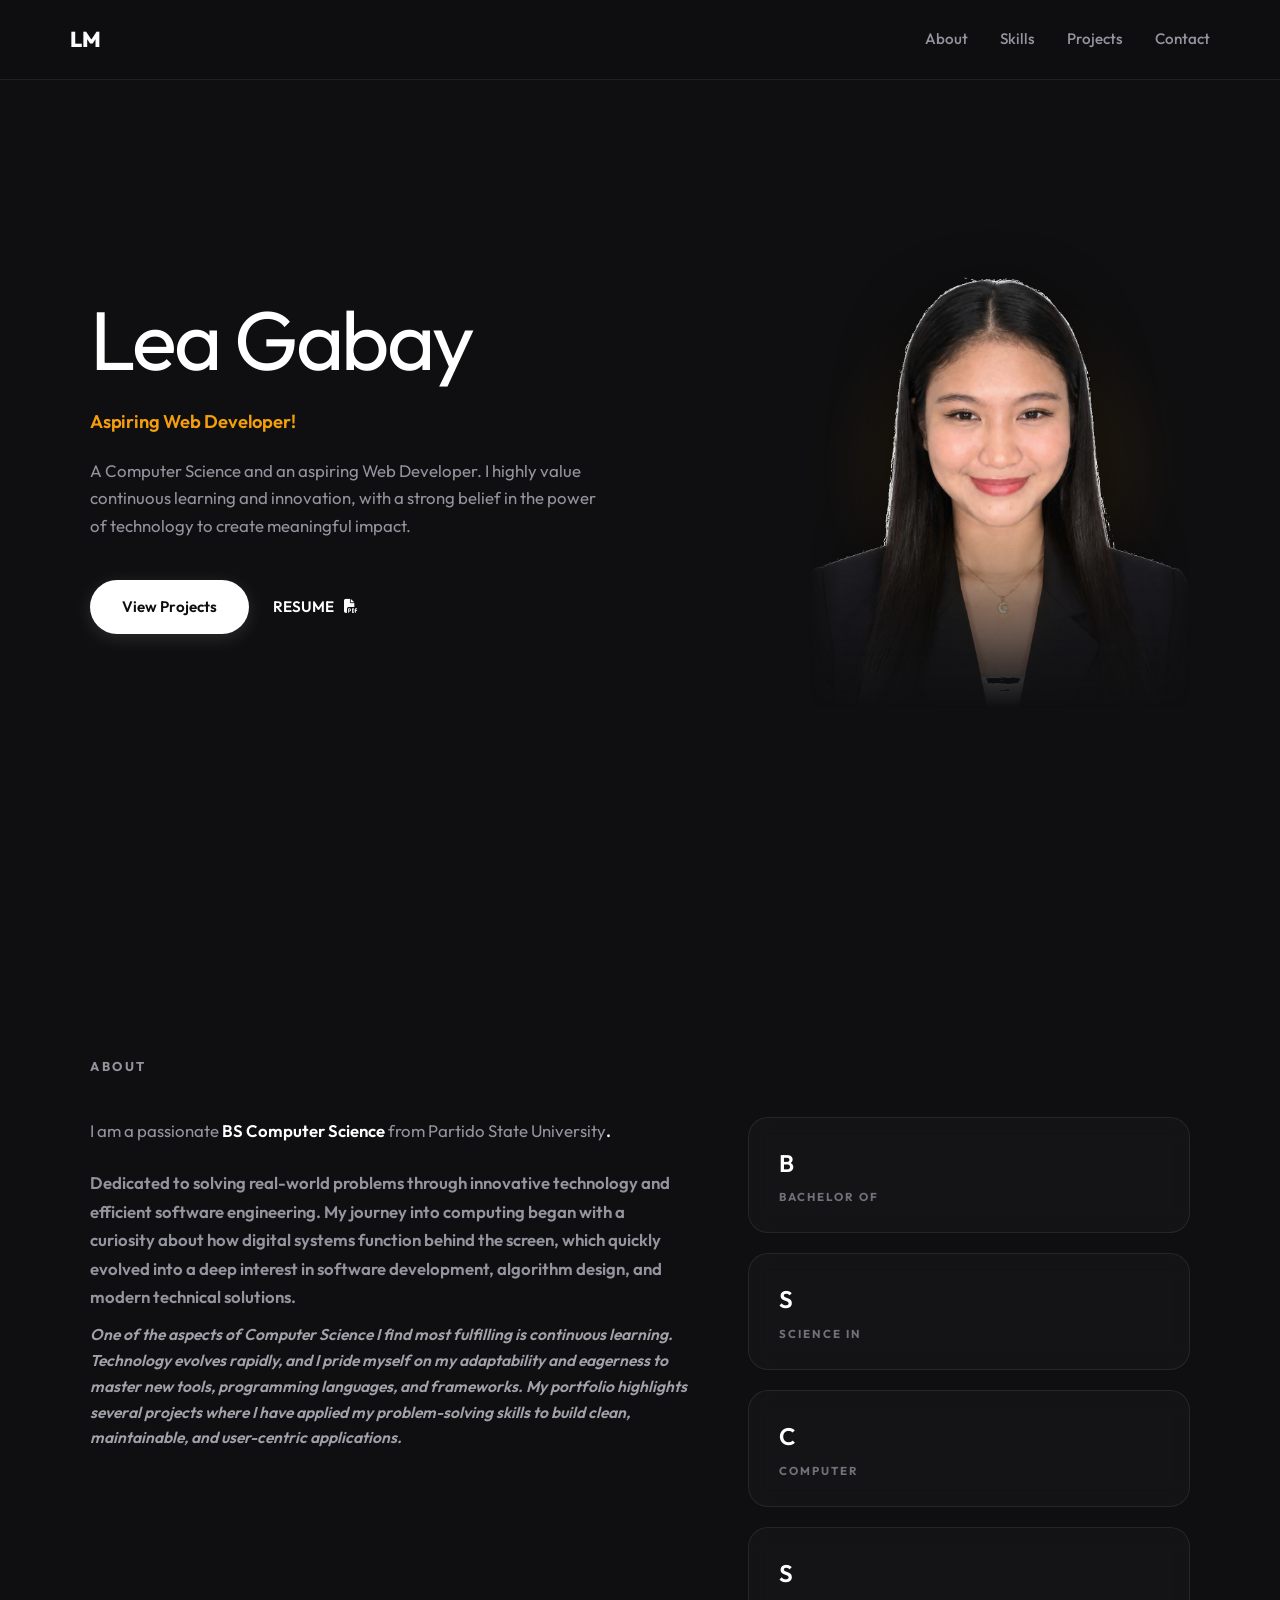
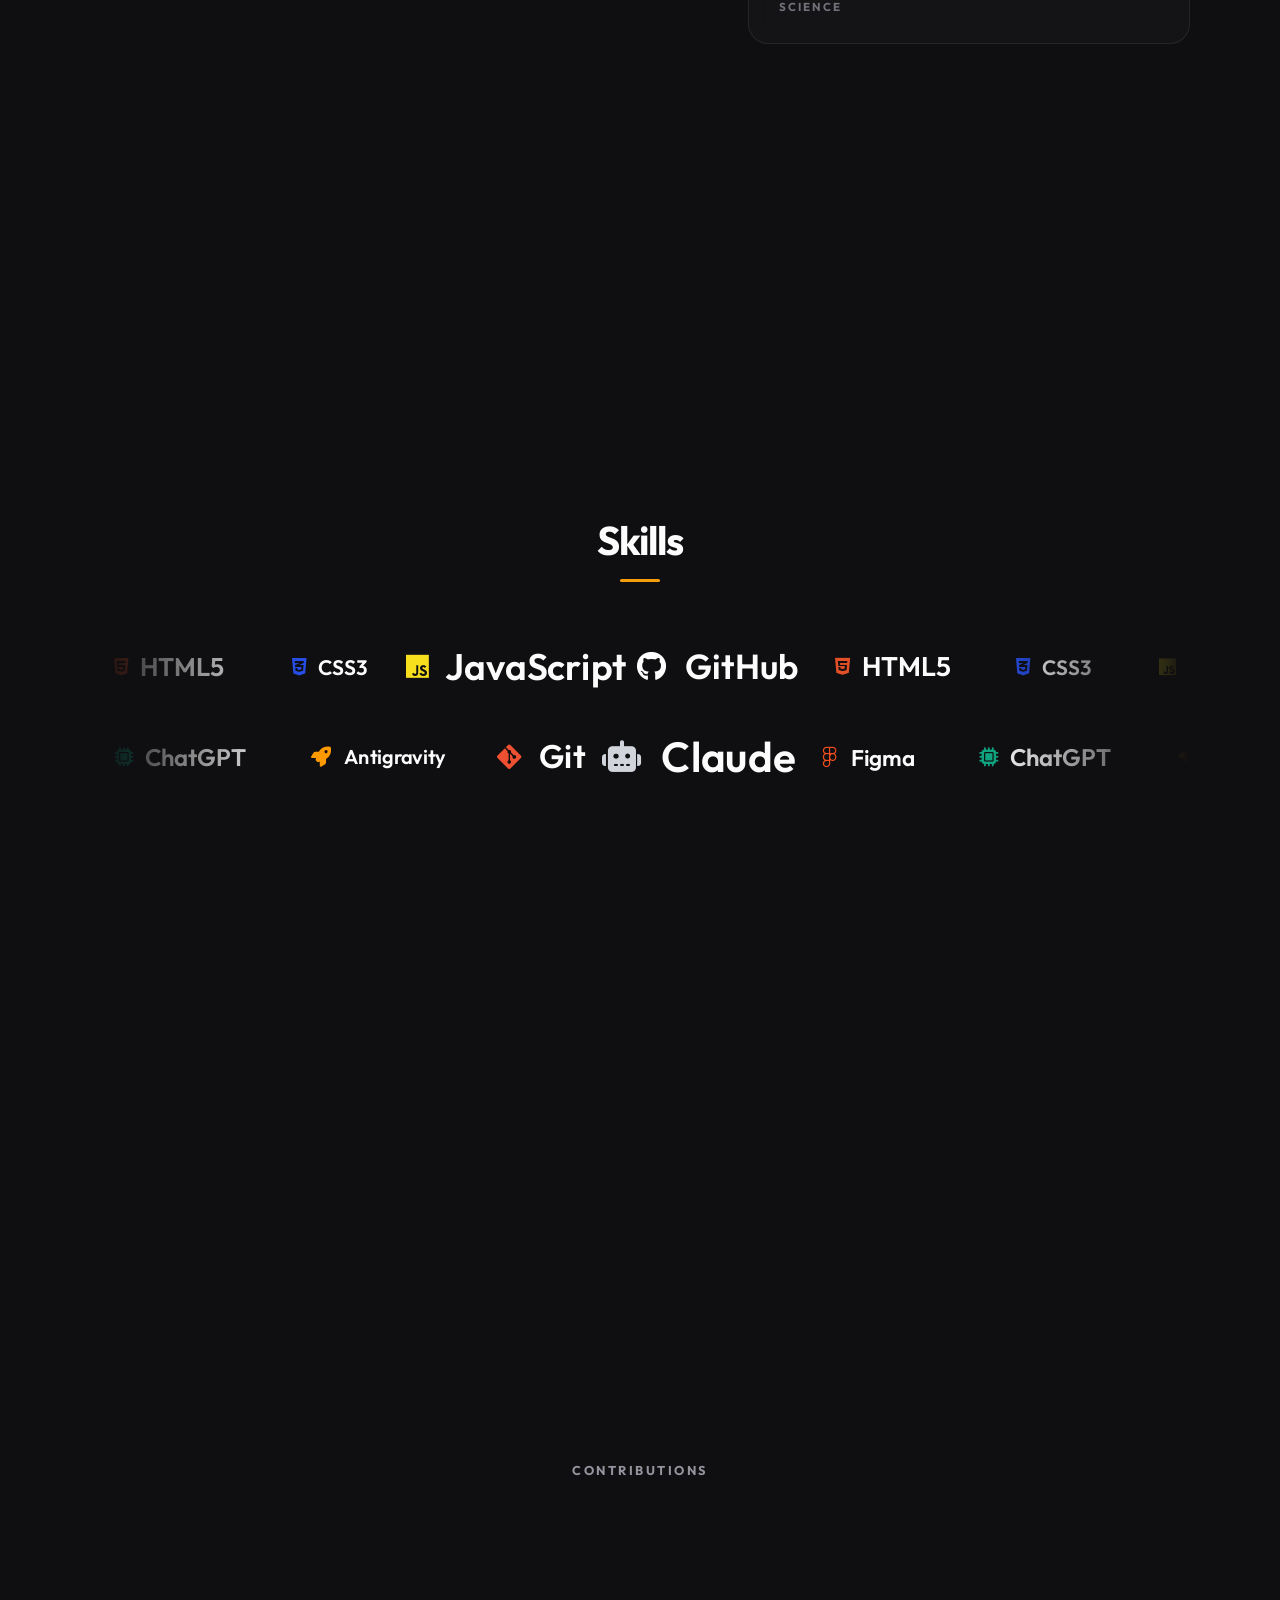
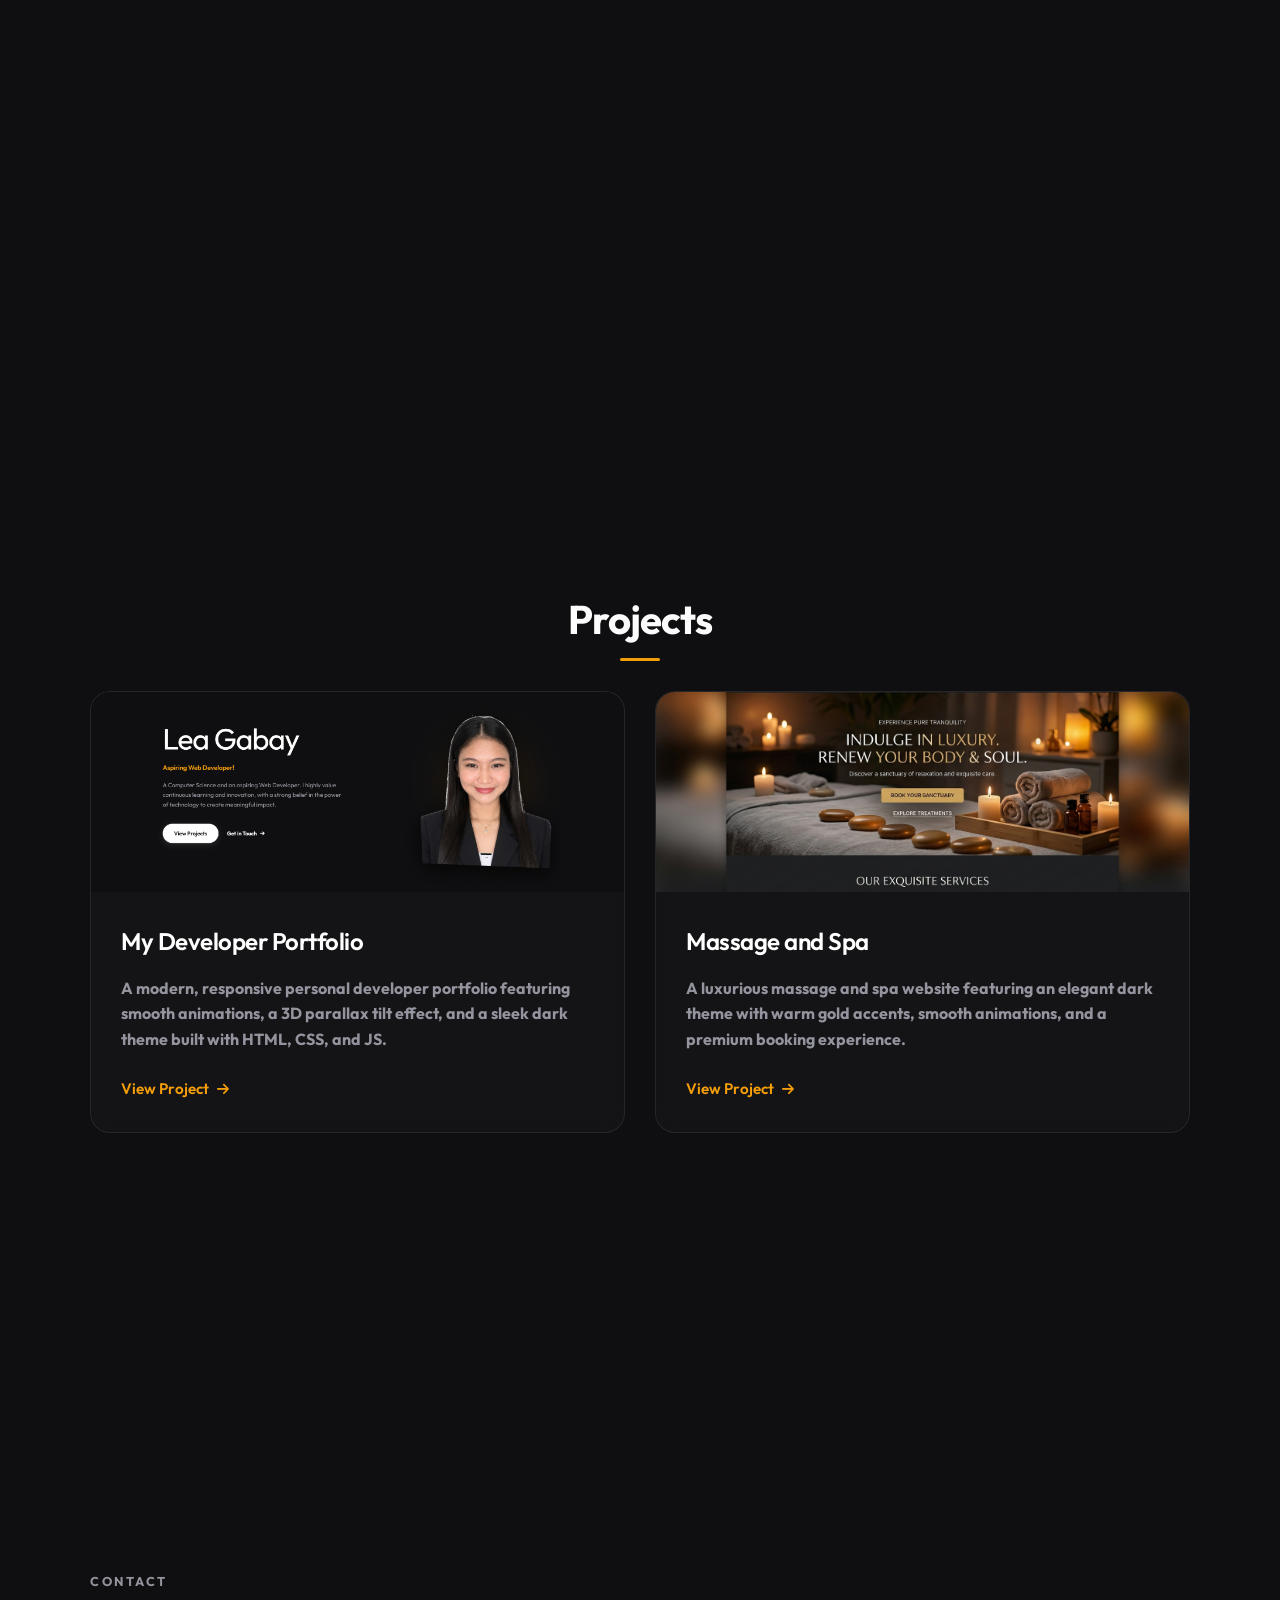
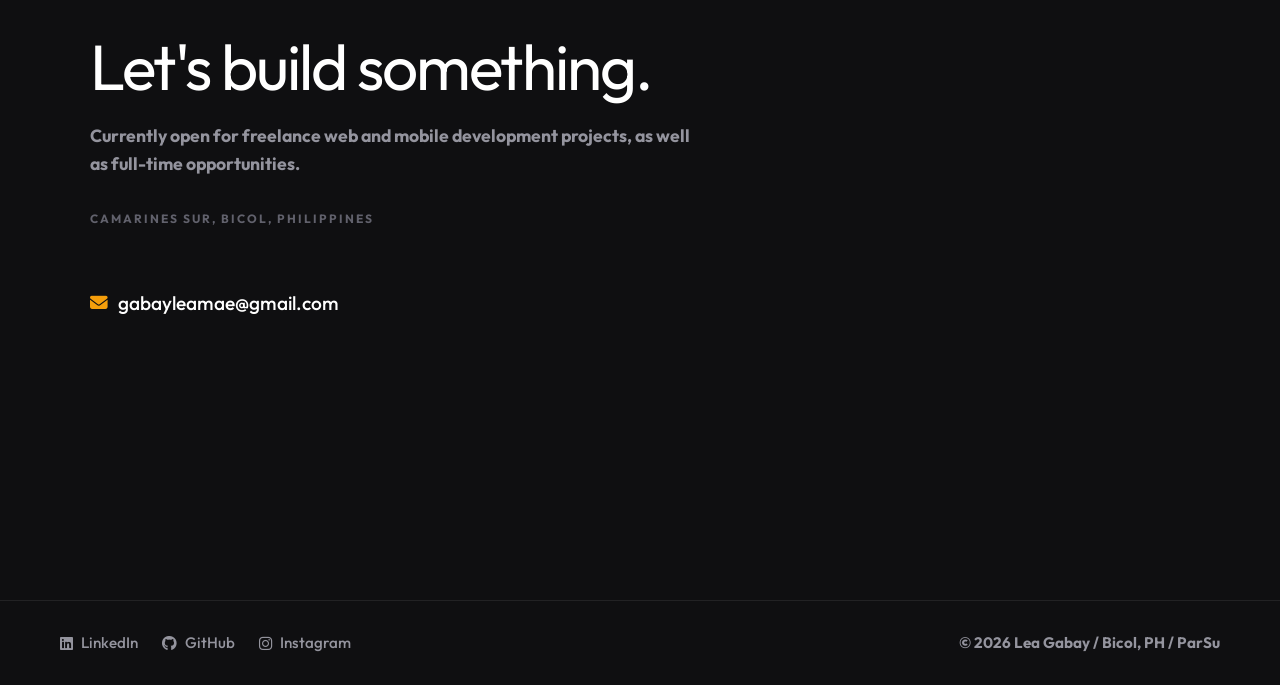
<file: index.html>
<!DOCTYPE html>
<html lang="en">

<head>
    <meta charset="UTF-8">
    <meta name="viewport" content="width=device-width, initial-scale=1.0">
    <title>My Developer Portfolio</title>
    <link rel="stylesheet" href="style.css">
    <link
        href="https://fonts.googleapis.com/css2?family=Outfit:wght@300;400;500;600;700;800&display=swap"
        rel="stylesheet">
    <link rel="stylesheet" href="https://cdnjs.cloudflare.com/ajax/libs/font-awesome/6.4.0/css/all.min.css">
</head>

<body>


    <!-- Header / Navigation -->
    <header>
        <nav>
            <div class="logo">LM</div>
            <div class="nav-right">
                <ul class="nav-links">
                    <li><a href="#about">About</a></li>
                    <li><a href="#skills">Skills</a></li>
                    <li><a href="#projects">Projects</a></li>
                    <li><a href="#contact">Contact</a></li>
                </ul>
                <button class="mobile-menu-btn" id="mobile-menu-btn" aria-label="Toggle Menu">
                    <i class="fa-solid fa-bars"></i>
                </button>
            </div>
        </nav>
    </header>

    <!-- Hero Section -->
    <section id="hero">
        <div class="hero-container">
            <div class="hero-content">
                <h1 class="hero-name">Lea Gabay</h1>
                <div class="hero-role-tag">Aspiring Web Developer!</div>
                <p class="hero-bio">
                    A Computer Science and an aspiring Web Developer. I highly value continuous learning and
                    innovation, with a strong belief in the power of technology to create meaningful impact.
                </p>
                <div class="hero-actions">
                    <a href="#projects" class="btn-primary">View Projects</a>
                    <a href="resume.pdf" download class="btn-secondary">RESUME <i class="fa-solid fa-file-pdf"></i></a>
                </div>
            </div>
            <div class="hero-avatar-wrapper">
                <div class="hero-avatar-container" id="hero-avatar">
                    <img src="hero_image_transparent.png" alt="Lea Mae Gabay" class="hero-avatar-img">
                </div>
            </div>
        </div>
    </section>

    <!-- About Section -->
    <section id="about">
        <div class="section-label">ABOUT</div>
        <div class="about-container">
            <div class="about-bio">
                <p>
                    I am a passionate <strong>BS Computer Science</strong> from Partido State University<strong>.
                </p>
                <p>
                    Dedicated to solving real-world problems through innovative technology and efficient software engineering. My journey into computing began with a curiosity about how digital systems function behind the screen, which quickly evolved into a deep interest in software development, algorithm design, and modern technical solutions.
                </p>
                <p class="about-status">
                    One of the aspects of Computer Science I find most fulfilling is continuous learning. Technology evolves rapidly, and I pride myself on my adaptability and eagerness to master new tools, programming languages, and frameworks. My portfolio highlights several projects where I have applied my problem-solving skills to build clean, maintainable, and user-centric applications.
                </p>
            </div>
            <div class="about-cards-grid">
                <div class="about-card">
                    <h3>B</h3>
                    <div class="about-card-label">BACHELOR OF</div>
                </div>
                <div class="about-card">
                    <h3>S</h3>
                    <div class="about-card-label">SCIENCE IN</div>
                </div>
                <div class="about-card">
                    <h3>C</h3>
                    <div class="about-card-label">COMPUTER</div>
                </div>
                <div class="about-card">
                    <h3>S</h3>
                    <div class="about-card-label">SCIENCE</div>
                </div>
            </div>
        </div>
    </section>

    <!-- Skills Section -->
    <section id="skills">
        <h2>Skills</h2>
        <div class="skills-marquee-container">
            <div class="marquee-track">
                <!-- Set 1 -->
                <div class="skill-pill" style="font-size: 1.6rem;"><i class="fa-brands fa-html5" style="color: #e34f26"></i><span>HTML5</span></div>
                <div class="skill-pill" style="font-size: 1.3rem;"><i class="fa-brands fa-css3-alt" style="color: #264de4"></i><span>CSS3</span></div>
                <div class="skill-pill" style="font-size: 1.7rem;"><i class="fa-brands fa-js" style="color: #f7df1e"></i><span>JavaScript</span></div>
                <div class="skill-pill" style="font-size: 1.4rem;"><i class="fa-brands fa-github" style="color: #ffffff"></i><span>GitHub</span></div>
                <!-- Set 2 -->
                <div class="skill-pill" style="font-size: 1.6rem;"><i class="fa-brands fa-html5" style="color: #e34f26"></i><span>HTML5</span></div>
                <div class="skill-pill" style="font-size: 1.3rem;"><i class="fa-brands fa-css3-alt" style="color: #264de4"></i><span>CSS3</span></div>
                <div class="skill-pill" style="font-size: 1.7rem;"><i class="fa-brands fa-js" style="color: #f7df1e"></i><span>JavaScript</span></div>
                <div class="skill-pill" style="font-size: 1.4rem;"><i class="fa-brands fa-github" style="color: #ffffff"></i><span>GitHub</span></div>
                <!-- Set 3 -->
                <div class="skill-pill" style="font-size: 1.6rem;"><i class="fa-brands fa-html5" style="color: #e34f26"></i><span>HTML5</span></div>
                <div class="skill-pill" style="font-size: 1.3rem;"><i class="fa-brands fa-css3-alt" style="color: #264de4"></i><span>CSS3</span></div>
                <div class="skill-pill" style="font-size: 1.7rem;"><i class="fa-brands fa-js" style="color: #f7df1e"></i><span>JavaScript</span></div>
                <div class="skill-pill" style="font-size: 1.4rem;"><i class="fa-brands fa-github" style="color: #ffffff"></i><span>GitHub</span></div>
                <!-- Set 4 -->
                <div class="skill-pill" style="font-size: 1.6rem;"><i class="fa-brands fa-html5" style="color: #e34f26"></i><span>HTML5</span></div>
                <div class="skill-pill" style="font-size: 1.3rem;"><i class="fa-brands fa-css3-alt" style="color: #264de4"></i><span>CSS3</span></div>
                <div class="skill-pill" style="font-size: 1.7rem;"><i class="fa-brands fa-js" style="color: #f7df1e"></i><span>JavaScript</span></div>
                <div class="skill-pill" style="font-size: 1.4rem;"><i class="fa-brands fa-github" style="color: #ffffff"></i><span>GitHub</span></div>
            </div>
            <div class="marquee-track reverse">
                <!-- Set 1 -->
                <div class="skill-pill" style="font-size: 1.5rem;"><i class="fa-solid fa-microchip" style="color: #10a37f"></i><span>ChatGPT</span></div>
                <div class="skill-pill" style="font-size: 1.2rem;"><i class="fa-solid fa-rocket" style="color: #ff9900"></i><span>Antigravity</span></div>
                <div class="skill-pill" style="font-size: 1.4rem;"><i class="fa-brands fa-git-alt" style="color: #f05032"></i><span>Git</span></div>
                <div class="skill-pill" style="font-size: 1.6rem;"><i class="fa-solid fa-robot" style="color: #d1d5db"></i><span>Claude</span></div>
                <div class="skill-pill" style="font-size: 1.3rem;"><i class="fa-brands fa-figma" style="color: #f24e1e"></i><span>Figma</span></div>
                <!-- Set 2 -->
                <div class="skill-pill" style="font-size: 1.5rem;"><i class="fa-solid fa-microchip" style="color: #10a37f"></i><span>ChatGPT</span></div>
                <div class="skill-pill" style="font-size: 1.2rem;"><i class="fa-solid fa-rocket" style="color: #ff9900"></i><span>Antigravity</span></div>
                <div class="skill-pill" style="font-size: 1.4rem;"><i class="fa-brands fa-git-alt" style="color: #f05032"></i><span>Git</span></div>
                <div class="skill-pill" style="font-size: 1.6rem;"><i class="fa-solid fa-robot" style="color: #d1d5db"></i><span>Claude</span></div>
                <div class="skill-pill" style="font-size: 1.3rem;"><i class="fa-brands fa-figma" style="color: #f24e1e"></i><span>Figma</span></div>
                <!-- Set 3 -->
                <div class="skill-pill" style="font-size: 1.5rem;"><i class="fa-solid fa-microchip" style="color: #10a37f"></i><span>ChatGPT</span></div>
                <div class="skill-pill" style="font-size: 1.2rem;"><i class="fa-solid fa-rocket" style="color: #ff9900"></i><span>Antigravity</span></div>
                <div class="skill-pill" style="font-size: 1.4rem;"><i class="fa-brands fa-git-alt" style="color: #f05032"></i><span>Git</span></div>
                <div class="skill-pill" style="font-size: 1.6rem;"><i class="fa-solid fa-robot" style="color: #d1d5db"></i><span>Claude</span></div>
                <div class="skill-pill" style="font-size: 1.3rem;"><i class="fa-brands fa-figma" style="color: #f24e1e"></i><span>Figma</span></div>
                <!-- Set 4 -->
                <div class="skill-pill" style="font-size: 1.5rem;"><i class="fa-solid fa-microchip" style="color: #10a37f"></i><span>ChatGPT</span></div>
                <div class="skill-pill" style="font-size: 1.2rem;"><i class="fa-solid fa-rocket" style="color: #ff9900"></i><span>Antigravity</span></div>
                <div class="skill-pill" style="font-size: 1.4rem;"><i class="fa-brands fa-git-alt" style="color: #f05032"></i><span>Git</span></div>
                <div class="skill-pill" style="font-size: 1.6rem;"><i class="fa-solid fa-robot" style="color: #d1d5db"></i><span>Claude</span></div>
                <div class="skill-pill" style="font-size: 1.3rem;"><i class="fa-brands fa-figma" style="color: #f24e1e"></i><span>Figma</span></div>
            </div>
        </div>
    </section>

    <!-- GitHub Contributions Section -->
    <section id="github-contributions" style="padding-top: 60px; padding-bottom: 60px; display: flex; flex-direction: column; align-items: center;">
        <div class="section-label" style="text-align: center; margin-bottom: 40px;">CONTRIBUTIONS</div>
        <div class="contributions-container" style="padding: 0 20px; display: flex; justify-content: center; width: 100%; max-width: 100%;">
            <div class="contributions-graph-wrapper" style="max-width: 100%;">
                <div class="contributions-scroll" style="display: flex; justify-content: center;">
                    <div class="github-graph" id="github-graph"></div>
                </div>
            </div>
        </div>
    </section>

    <!-- Projects Section -->
    <section id="projects">
        <h2>Projects</h2>
        <div class="project-grid">
            <!-- Project 1 -->
            <div class="project-card">
                <div class="project-img-wrapper">
                    <img src="portfolio_screenshot.png" alt="Developer Portfolio">
                </div>
                <div class="project-content">
                    <h3>My Developer Portfolio</h3>
                    <p>A modern, responsive personal developer portfolio featuring smooth animations, a 3D parallax tilt effect, and a sleek dark theme built with HTML, CSS, and JS.</p>
                    <a href="#" class="project-link">View Project <i class="fa-solid fa-arrow-right"></i></a>
                </div>
            </div>
            <!-- Project 2 -->
            <div class="project-card">
                <div class="project-img-wrapper">
                    <img src="massage_spa_screenshot.jpg" alt="Massage and Spa">
                </div>
                <div class="project-content">
                    <h3>Massage and Spa</h3>
                    <p>A luxurious massage and spa website featuring an elegant dark theme with warm gold accents, smooth animations, and a premium booking experience.</p>
                    <a href="#" class="project-link">View Project <i class="fa-solid fa-arrow-right"></i></a>
                </div>
            </div>
        </div>
    </section>

    <!-- Contact Section -->
    <section id="contact">
        <div class="section-label">CONTACT</div>
        <h2 class="contact-heading">Let's build something.</h2>
        <p class="contact-subtext">
            Currently open for freelance web and mobile development projects, as well as full-time opportunities.
        </p>
        <div class="contact-location">CAMARINES SUR, BICOL, PHILIPPINES</div>

        <div class="contact-grid" style="display: flex; justify-content: flex-start; width: 100%;">
            <!-- Card 1: EMAIL -->
            <div class="contact-card copyable" data-copy="gabayleamae@gmail.com" style="background: transparent; border: none; backdrop-filter: none; box-shadow: none; min-height: auto; padding: 10px 0; cursor: pointer;">
                <div class="contact-card-value" style="text-align: left; font-size: 1.2rem; display: flex; align-items: center; justify-content: flex-start; gap: 10px; transition: color 0.2s ease;">
                    <i class="fa-solid fa-envelope" style="color: var(--accent); font-size: 1.1rem;"></i> gabayleamae@gmail.com
                </div>
            </div>
        </div>
    </section>

    <!-- Footer -->
    <footer>
        <div class="footer-socials">
            <a href="https://linkedin.com/in/leamaegabay" target="_blank"><i class="fa-brands fa-linkedin"></i> LinkedIn</a>
            <a href="https://github.com/gabayleamae-coder" target="_blank"><i class="fa-brands fa-github"></i> GitHub</a>
            <a href="https://instagram.com/_xsaoirse" target="_blank"><i class="fa-brands fa-instagram"></i> Instagram</a>
        </div>
        <div class="footer-copyright">
            &copy; 2026 Lea Gabay / Bicol, PH / ParSu
        </div>
    </footer>

    <!-- Scripts -->

    <script src="script.js"></script>

</body>

</html>
</file>
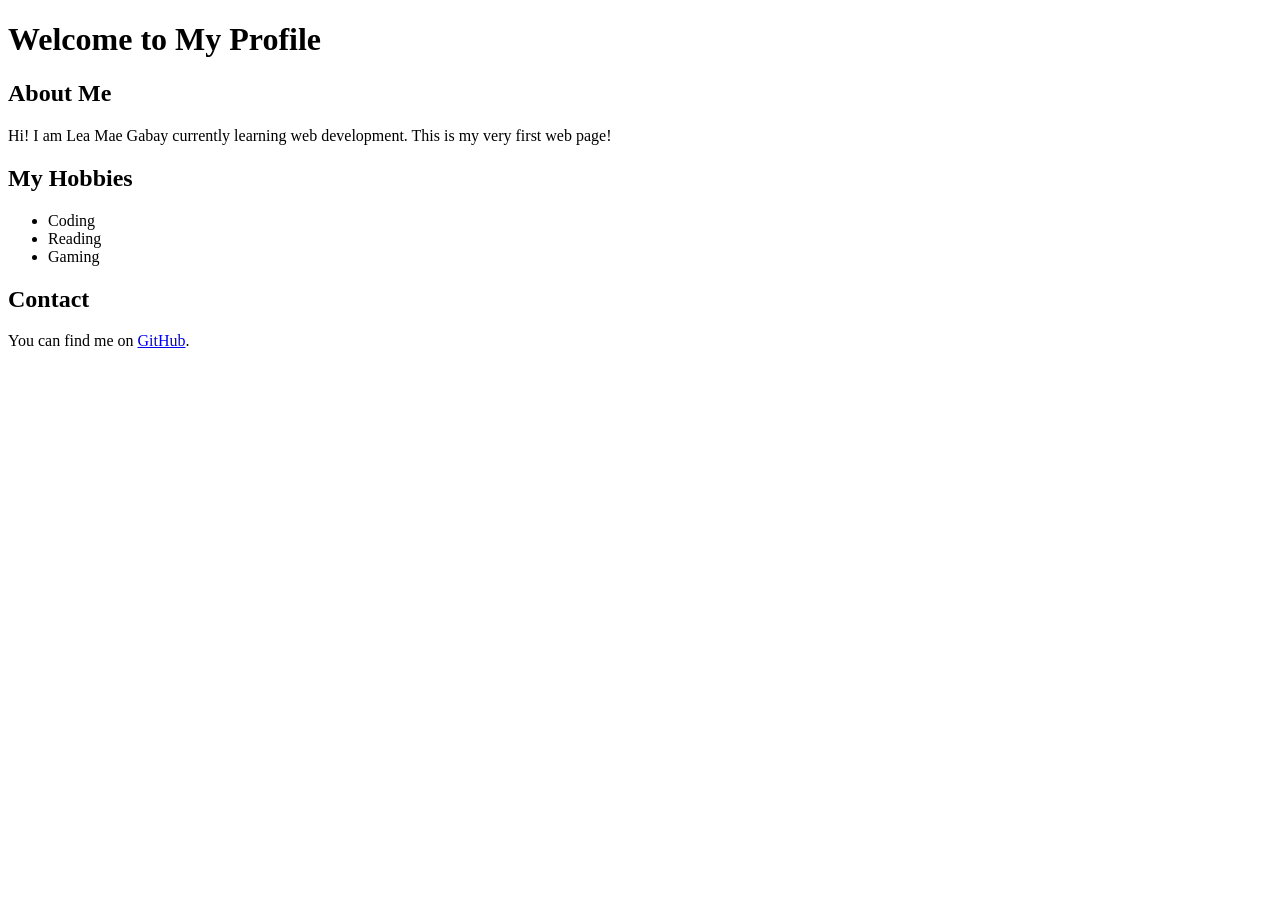
<file: profile.html>
<!DOCTYPE html>
<html lang="en">

<head>
    <meta charset="UTF-8">
    <meta name="viewport" content="width=device-width, initial-scale=1.0">
    <title>My Profile Page</title>
</head>

<body>
    <h1>Welcome to My Profile</h1>

    <h2>About Me</h2>
    <p>Hi! I am Lea Mae Gabay currently learning web development. This is my very first web page!</p>

    <h2>My Hobbies</h2>
    <ul>
        <li>Coding</li>
        <li>Reading</li>
        <li>Gaming</li>
    </ul>

    <h2>Contact</h2>
    <p>You can find me on <a href="https://github.com">GitHub</a>.</p>
</body>

</html>
</file>
<file: style.css>
/* ==========================================
   RESET & VARIABLES
   ========================================== */
* {
    margin: 0;
    padding: 0;
    box-sizing: border-box;
    font-family: 'Outfit', sans-serif;
}

:root {
    --bg-color: #0f0f11;
    /* Deep matte black / dark obsidian */
    --text-main: #fcfcfc;
    --text-muted: #94949e;
    --accent: #f59e0b;
    /* Warm amber accent from reference */
    --accent-hover: #d97706;
    --card-bg: rgba(24, 24, 27, 0.7);
    --glass-border: rgba(255, 255, 255, 0.08);
}

html {
    scroll-behavior: smooth;
}

body {
    background-color: var(--bg-color);
    color: var(--text-main);
    line-height: 1.6;
    overflow-x: hidden;
    cursor: url('cursor.png'), auto;
}

/* ==========================================
   NAVIGATION HEADER
   ========================================== */
header {
    position: fixed;
    top: 0;
    width: 100%;
    z-index: 1000;
    background: rgba(15, 15, 17, 0.85);
    backdrop-filter: blur(12px);
    border-bottom: 1px solid var(--glass-border);
    padding: 22px 60px;
}

nav {
    display: flex;
    justify-content: space-between;
    align-items: center;
    max-width: 1140px;
    margin: 0 auto;
}

.logo {
    font-size: 1.35rem;
    font-weight: 800;
    color: var(--text-main);
    letter-spacing: -0.5px;
}

.nav-right {
    display: flex;
    align-items: center;
    gap: 32px;
}

.nav-links {
    list-style: none;
    display: flex;
    gap: 32px;
}

.nav-links a {
    text-decoration: none;
    color: var(--text-muted);
    font-size: 0.95rem;
    font-weight: 500;
    transition: color 0.2s ease;
}

.nav-links a:hover {
    color: var(--text-main);
}

/* Mobile Menu Icon Button */
.mobile-menu-btn {
    width: 38px;
    height: 38px;
    border-radius: 50%;
    border: 1px solid rgba(255, 255, 255, 0.15);
    background: transparent;
    color: var(--text-muted);
    align-items: center;
    justify-content: center;
    cursor: url('cursor.png'), pointer;
    font-size: 1.1rem;
    transition: all 0.2s ease;
    display: none; /* Hidden on desktop */
}

.mobile-menu-btn:hover {
    color: #fff;
    border-color: rgba(255, 255, 255, 0.35);
    transform: scale(1.05);
}

/* ==========================================
   GENERAL SECTION STYLES
   ========================================== */
section {
    padding: 120px 20px 100px;
    max-width: 1140px;
    margin: 0 auto;
    min-height: 100vh;
    display: flex;
    flex-direction: column;
    justify-content: center;
}

h2 {
    font-size: 2.5rem;
    margin-bottom: 40px;
    text-align: center;
    position: relative;
    display: inline-block;
    align-self: center;
    letter-spacing: -1px;
}

h2::after {
    content: '';
    position: absolute;
    bottom: -10px;
    left: 50%;
    transform: translateX(-50%);
    width: 40px;
    height: 3px;
    background-color: var(--accent);
    border-radius: 2px;
}

/* ==========================================
   HERO SECTION
   ========================================== */
#hero {
    align-items: center;
    position: relative;
    overflow: hidden;
    padding-top: 130px;
}

.hero-container {
    display: flex;
    align-items: center;
    justify-content: space-between;
    gap: 60px;
    width: 100%;
    z-index: 1;
    position: relative;
}

.hero-content {
    flex: 1;
    position: relative;
    z-index: 1;
}

.hero-name {
    font-size: 5.2rem;
    font-weight: 400;
    line-height: 1.05;
    letter-spacing: -2.5px;
    color: #ffffff;
    margin-bottom: 24px;
}

.hero-role-tag {
    font-size: 1.15rem;
    font-weight: 600;
    color: var(--accent);
    margin-bottom: 20px;
    letter-spacing: -0.2px;
}

.hero-bio {
    font-size: 1.05rem;
    line-height: 1.65;
    color: var(--text-muted);
    max-width: 520px;
    margin-bottom: 40px;
    font-weight: 400;
}

/* Hero Action Buttons */
.hero-actions {
    display: flex;
    align-items: center;
    gap: 24px;
}

.btn-primary {
    background-color: #ffffff;
    color: #0d0d0e;
    padding: 15px 32px;
    border-radius: 9999px;
    font-weight: 600;
    font-size: 0.95rem;
    text-decoration: none;
    transition: transform 0.25 ease, box-shadow 0.25s ease, background-color 0.2s;
    border: none;
    box-shadow: 0 4px 18px rgba(255, 255, 255, 0.12);
}

.btn-primary:hover {
    transform: translateY(-2px);
    background-color: #f4f4f5;
    box-shadow: 0 8px 24px rgba(255, 255, 255, 0.25);
}

.btn-secondary {
    color: #ffffff;
    font-weight: 600;
    font-size: 0.95rem;
    text-decoration: none;
    display: inline-flex;
    align-items: center;
    gap: 10px;
    transition: color 0.2s ease;
}

.btn-secondary i {
    font-size: 0.85rem;
    transition: transform 0.25s ease;
}

.btn-secondary:hover {
    color: var(--accent);
}

.btn-secondary:hover i {
    transform: translateX(5px);
}

/* Hero Circular Avatar */
.hero-avatar-wrapper {
    position: relative;
    flex-shrink: 0;
    display: flex;
    align-items: center;
    justify-content: center;
    perspective: 1000px;
}

.hero-avatar-container {
    width: 380px;
    height: auto;
    position: relative;
    display: flex;
    justify-content: center;
    align-items: center;
    transition: transform 0.15s ease-out;
    transform-style: preserve-3d;
    cursor: url('cursor.png'), pointer;
}

/* Glowing background blob */
.hero-avatar-container::before {
    content: '';
    position: absolute;
    width: 280px;
    height: 280px;
    background: radial-gradient(circle, var(--accent) 0%, rgba(245, 158, 11, 0) 70%);
    border-radius: 50%;
    filter: blur(50px);
    opacity: 0.35;
    z-index: -1;
    transition: opacity 0.4s ease, transform 0.4s ease;
}

.hero-avatar-container:hover::before {
    opacity: 0.55;
    transform: scale(1.15);
}

.hero-avatar-img {
    width: 100%;
    height: auto;
    object-fit: contain;
    filter: drop-shadow(0 20px 30px rgba(0, 0, 0, 0.7));
    transition: transform 0.4s ease, filter 0.4s ease;
    mask-image: linear-gradient(to bottom, black 60%, transparent 98%),
                linear-gradient(to right, transparent 0%, black 8%, black 92%, transparent 100%);
    -webkit-mask-image: linear-gradient(to bottom, black 60%, transparent 98%),
                        linear-gradient(to right, transparent 0%, black 8%, black 92%, transparent 100%);
    mask-composite: intersect;
    -webkit-mask-composite: destination-in;
}

.hero-avatar-container:hover .hero-avatar-img {
    transform: scale(1.05);
    filter: drop-shadow(0 30px 45px rgba(0, 0, 0, 0.9));
}

/* Floating CV Button (Bottom Right Corner) */
.floating-cv-btn {
    position: fixed;
    bottom: 30px;
    right: 30px;
    background: rgba(24, 24, 27, 0.88);
    backdrop-filter: blur(12px);
    border: 1px solid rgba(255, 255, 255, 0.15);
    color: #ffffff;
    padding: 11px 22px;
    border-radius: 9999px;
    display: flex;
    align-items: center;
    gap: 8px;
    font-weight: 600;
    font-size: 0.85rem;
    text-decoration: none;
    z-index: 999;
    box-shadow: 0 10px 30px rgba(0, 0, 0, 0.5);
    transition: transform 0.25s ease, background 0.2s ease, border-color 0.2s;
}

.floating-cv-btn:hover {
    transform: translateY(-3px) scale(1.03);
    background: rgba(39, 39, 42, 0.95);
    border-color: rgba(255, 255, 255, 0.3);
}

/* Section Header Label */
.section-label {
    font-size: 0.8rem;
    font-weight: 700;
    letter-spacing: 2.5px;
    color: var(--text-muted);
    text-transform: uppercase;
    margin-bottom: 40px;
    display: block;
}

/* ==========================================
   ABOUT SECTION
   ========================================== */
#about {
    align-items: flex-start;
    padding-top: 100px;
}

.about-container {
    display: grid;
    grid-template-columns: 1.15fr 0.85fr;
    gap: 60px;
    width: 100%;
    align-items: start;
}

.about-bio {
    display: flex;
    flex-direction: column;
    gap: 24px;
}

.about-bio p {
    font-size: 1.05rem;
    line-height: 1.7;
    color: var(--text-muted);
    text-align: left;
    margin: 0;
}

.about-bio strong {
    color: #ffffff;
    font-weight: 600;
}

.about-status {
    font-style: italic;
    color: #a1a1aa !important;
    font-size: 0.98rem !important;
    line-height: 1.65 !important;
    margin-top: 10px !important;
}

/* Achievement Cards Grid */
.about-cards-grid {
    display: flex;
    flex-direction: column;
    gap: 20px;
}

.about-card {
    background: rgba(24, 24, 27, 0.65);
    backdrop-filter: blur(10px);
    border: 1px solid rgba(255, 255, 255, 0.08);
    border-radius: 20px;
    padding: 26px 30px;
    transition: transform 0.3s ease, border-color 0.3s ease, box-shadow 0.3s ease;
}

.about-card:hover {
    transform: translateY(-6px);
    border-color: rgba(255, 255, 255, 0.2);
    box-shadow: 0 20px 40px rgba(0, 0, 0, 0.5), 0 0 25px rgba(245, 158, 11, 0.15);
}

.about-card h3 {
    font-size: 1.5rem;
    font-weight: 600;
    color: #ffffff;
    margin-bottom: 6px;
    letter-spacing: -0.5px;
}

.about-card-label {
    font-size: 0.72rem;
    font-weight: 700;
    letter-spacing: 2px;
    color: #71717a;
    text-transform: uppercase;
}

/* ==========================================
   SKILLS SECTION
   ========================================== */
#skills {
    align-items: center;
}

#skills p {
    font-size: 1.1rem;
    color: var(--text-muted);
    text-align: center;
    margin-bottom: 50px;
}

.skills-marquee-container {
    width: 100%;
    display: flex;
    flex-direction: column;
    gap: 20px;
    padding: 20px 0;
    position: relative;
    overflow: hidden;
    /* Edge fade masks */
    mask-image: linear-gradient(to right, transparent 0%, black 18%, black 82%, transparent 100%);
    -webkit-mask-image: linear-gradient(to right, transparent 0%, black 18%, black 82%, transparent 100%);
}

.marquee-track {
    display: flex;
    gap: 20px;
    width: max-content;
    animation: scroll-left 30s linear infinite;
}

.marquee-track.reverse {
    animation: scroll-right 30s linear infinite;
}

@keyframes scroll-left {
    0% { transform: translateX(0); }
    100% { transform: translateX(-50%); } 
}

@keyframes scroll-right {
    0% { transform: translateX(-50%); }
    100% { transform: translateX(0); }
}

.skill-pill {
    display: flex;
    align-items: center;
    gap: 12px;
    background: transparent;
    border: none;
    padding: 14px 24px;
    font-weight: 600;
    color: var(--text-main);
    white-space: nowrap;
    cursor: url('cursor.png'), default;
    will-change: transform;
}

.skill-pill:hover {
    filter: drop-shadow(0 0 10px rgba(255,255,255,0.3));
}

.skill-pill i {
    font-size: 1.2rem;
}

/* ==========================================
   GITHUB CONTRIBUTIONS SECTION
   ========================================== */
#github-contributions {
    align-items: center;
}

.contributions-container {
    background: transparent;
    border: none;
    border-radius: 20px;
    padding: 30px;
    width: 100%;
    margin-top: 10px;
}

.contributions-header {
    margin-bottom: 20px;
}

.contributions-total {
    font-size: 0.95rem;
    font-weight: 500;
    color: var(--text-muted);
}

.contributions-graph-wrapper {
    display: flex;
    gap: 8px;
    width: 100%;
}

.contributions-day-labels {
    display: flex;
    flex-direction: column;
    gap: 3px;
    padding-top: 24px;
    flex-shrink: 0;
}

.contributions-day-labels span {
    height: 13px;
    font-size: 0.65rem;
    color: var(--text-muted);
    display: flex;
    align-items: center;
    line-height: 1;
}

.contributions-scroll {
    overflow-x: auto;
    flex-grow: 1;
    scrollbar-width: thin;
    scrollbar-color: rgba(255,255,255,0.1) transparent;
}

.contributions-scroll::-webkit-scrollbar {
    height: 6px;
}

.contributions-scroll::-webkit-scrollbar-track {
    background: transparent;
}

.contributions-scroll::-webkit-scrollbar-thumb {
    background: rgba(255,255,255,0.1);
    border-radius: 3px;
}

.contributions-month-labels {
    display: flex;
    gap: 0;
    margin-bottom: 6px;
    height: 18px;
}

.contributions-month-labels span {
    font-size: 0.65rem;
    color: var(--text-muted);
    text-align: left;
}

.github-graph {
    display: grid;
    grid-template-rows: repeat(7, 13px);
    grid-auto-flow: column;
    grid-auto-columns: 13px;
    gap: 3px;
}

.github-dot {
    width: 13px;
    height: 13px;
    border-radius: 50%;
    transition: transform 0.15s ease;
}

.github-dot:hover {
    transform: scale(1.4);
    z-index: 5;
    position: relative;
}

.github-dot-empty {
    background-color: rgba(255, 255, 255, 0.05);
}

.github-dot-l1 {
    background-color: rgba(255, 255, 255, 0.2);
}

.github-dot-l2 {
    background-color: rgba(255, 255, 255, 0.4);
}

.github-dot-l3 {
    background-color: rgba(255, 255, 255, 0.7);
}

.github-dot-l4 {
    background-color: #ffffff;
}

.github-dot-hidden {
    visibility: hidden;
}

.contributions-legend {
    display: flex;
    align-items: center;
    justify-content: flex-end;
    gap: 4px;
    margin-top: 16px;
}

.contributions-legend .github-dot {
    width: 11px;
    height: 11px;
}

.legend-label {
    font-size: 0.65rem;
    color: var(--text-muted);
    margin: 0 4px;
}

/* ==========================================
   PROJECTS SECTION
   ========================================== */
#projects {
    align-items: center;
}

.project-grid {
    display: grid;
    grid-template-columns: repeat(auto-fit, minmax(320px, 1fr));
    gap: 30px;
    width: 100%;
}

.project-card {
    background: rgba(24, 24, 27, 0.65);
    backdrop-filter: blur(10px);
    border: 1px solid rgba(255, 255, 255, 0.08);
    border-radius: 20px;
    overflow: hidden;
    transition: transform 0.3s ease, border-color 0.3s ease, box-shadow 0.3s ease;
    display: flex;
    flex-direction: column;
}

.project-card:hover {
    transform: translateY(-8px);
    border-color: rgba(255, 255, 255, 0.2);
    box-shadow: 0 20px 40px rgba(0, 0, 0, 0.5), 0 0 20px rgba(245, 158, 11, 0.1);
}

.project-img-wrapper {
    width: 100%;
    height: 200px;
    overflow: hidden;
}

.project-img-wrapper img {
    width: 100%;
    height: 100%;
    object-fit: cover;
    transition: transform 0.5s ease;
}

.project-card:hover .project-img-wrapper img {
    transform: scale(1.05);
}

.project-content {
    padding: 30px;
    display: flex;
    flex-direction: column;
    flex-grow: 1;
}

.project-card h3 {
    font-size: 1.5rem;
    font-weight: 600;
    color: #ffffff;
    margin-bottom: 15px;
    letter-spacing: -0.5px;
}

.project-card p {
    color: var(--text-muted);
    line-height: 1.6;
    margin-bottom: 25px;
    flex-grow: 1;
}

.project-link {
    color: var(--accent);
    text-decoration: none;
    font-weight: 600;
    font-size: 0.95rem;
    display: inline-flex;
    align-items: center;
    gap: 8px;
    transition: color 0.2s ease;
}

.project-link i {
    font-size: 0.85rem;
    transition: transform 0.25s ease;
}

.project-link:hover {
    color: var(--accent-hover);
}

.project-link:hover i {
    transform: translateX(5px);
}

/* ==========================================
   CONTACT SECTION
   ========================================== */
#contact {
    align-items: flex-start;
    padding-top: 100px;
}

.contact-heading {
    font-size: 4rem;
    font-weight: 400;
    line-height: 1.1;
    letter-spacing: -2px;
    color: #ffffff;
    margin-bottom: 20px;
    text-align: left;
    display: block;
    align-self: flex-start;
}

.contact-heading::after {
    display: none;
}

.contact-subtext {
    font-size: 1.1rem;
    line-height: 1.6;
    color: var(--text-muted);
    max-width: 600px;
    margin-bottom: 30px;
    text-align: left;
}

.contact-location {
    font-size: 0.75rem;
    font-weight: 700;
    letter-spacing: 2px;
    color: #61616c;
    text-transform: uppercase;
    margin-bottom: 50px;
}

/* 2x2 Contact Cards Grid */
.contact-grid {
    display: grid;
    grid-template-columns: repeat(2, 1fr);
    gap: 24px;
    width: 100%;
}

.contact-card {
    background: rgba(24, 24, 27, 0.65);
    backdrop-filter: blur(10px);
    border: 1px solid rgba(255, 255, 255, 0.08);
    border-radius: 20px;
    padding: 28px 30px;
    display: flex;
    flex-direction: column;
    justify-content: space-between;
    text-decoration: none;
    transition: transform 0.3s ease, border-color 0.3s ease, box-shadow 0.3s ease;
    min-height: 170px;
}

.contact-card:hover {
    transform: translateY(-6px);
    border-color: rgba(255, 255, 255, 0.2);
    box-shadow: 0 20px 40px rgba(0, 0, 0, 0.5), 0 0 25px rgba(245, 158, 11, 0.15);
}

.contact-card-header {
    display: flex;
    justify-content: space-between;
    align-items: center;
    margin-bottom: 28px;
}

.contact-icon-box {
    width: 44px;
    height: 44px;
    border-radius: 50%;
    border: 1px solid rgba(255, 255, 255, 0.12);
    display: flex;
    align-items: center;
    justify-content: center;
    color: #ffffff;
    font-size: 1rem;
    background: rgba(255, 255, 255, 0.03);
}

.copy-btn,
.link-arrow {
    background: transparent;
    border: none;
    color: #71717a;
    font-size: 1.1rem;
    cursor: url('cursor.png'), pointer;
    transition: color 0.2s ease, transform 0.2s ease;
}

.copy-btn:hover,
.contact-card-link:hover .link-arrow {
    color: #ffffff;
    transform: scale(1.1);
}

.contact-card-label {
    font-size: 0.72rem;
    font-weight: 700;
    letter-spacing: 2px;
    color: #71717a;
    text-transform: uppercase;
    margin-bottom: 6px;
}

.contact-card-value {
    font-size: 1rem;
    font-weight: 500;
    color: #ffffff;
    word-break: break-all;
}

/* ==========================================
   FOOTER
   ========================================== */
footer {
    display: flex;
    justify-content: space-between;
    align-items: center;
    padding: 30px 60px;
    border-top: 1px solid var(--glass-border);
    color: var(--text-muted);
    font-size: 0.95rem;
}

.footer-socials {
    display: flex;
    gap: 24px;
}

.footer-socials a {
    color: var(--text-muted);
    text-decoration: none;
    display: flex;
    align-items: center;
    gap: 8px;
    font-weight: 500;
    transition: color 0.2s ease;
}

.footer-socials a:hover {
    color: var(--text-main);
}

@media (max-width: 768px) {
    footer {
        flex-direction: column;
        gap: 20px;
        padding: 30px 24px;
        text-align: center;
    }
}

/* ==========================================
   RESPONSIVE DESIGN (MOBILE)
   ========================================== */
@media (max-width: 768px) {
    header {
        padding: 18px 24px;
    }

    .mobile-menu-btn {
        display: flex;
    }

    .nav-links {
        position: absolute;
        top: 100%;
        left: 0;
        width: 100%;
        background: rgba(15, 15, 17, 0.98);
        backdrop-filter: blur(12px);
        flex-direction: column;
        align-items: center;
        padding: 30px 0;
        gap: 24px;
        border-bottom: 1px solid var(--glass-border);
        clip-path: polygon(0 0, 100% 0, 100% 0, 0 0);
        transition: clip-path 0.3s ease-in-out;
    }

    .nav-links.active {
        clip-path: polygon(0 0, 100% 0, 100% 100%, 0% 100%);
    }

    .hero-container {
        flex-direction: column-reverse;
        text-align: center;
        gap: 36px;
    }

    #hero {
        align-items: center;
        text-align: center;
        padding-top: 100px;
    }

    .hero-name {
        font-size: 3.4rem;
        letter-spacing: -1.5px;
    }

    .hero-bio {
        margin: 0 auto 30px auto;
    }

    .hero-actions {
        justify-content: center;
    }

    .hero-avatar-circle {
        width: 250px;
        height: 250px;
    }

    .about-container {
        grid-template-columns: 1fr;
        gap: 40px;
    }

    .contact-heading {
        font-size: 2.8rem;
    }

    .contact-grid {
        grid-template-columns: 1fr;
    }
}
</file>
